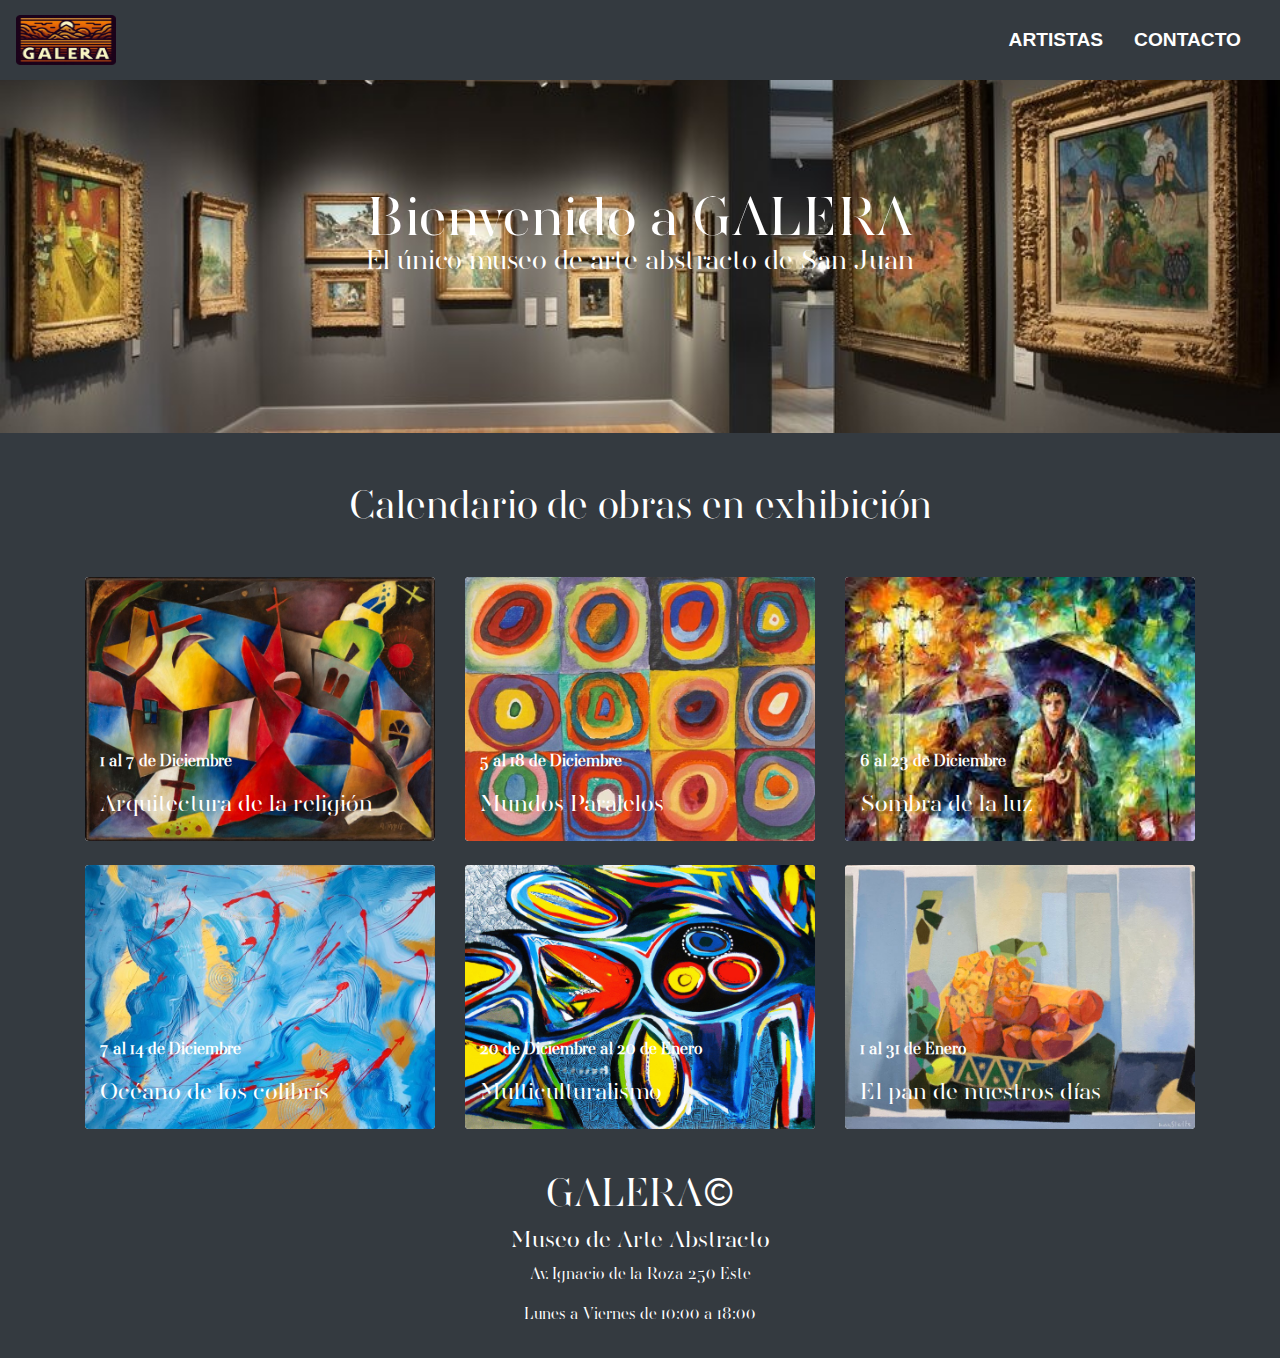
<file: index.html>
<!DOCTYPE html>
<html lang="es">
<head>
    <meta charset="UTF-8">
    <meta name="viewport" content="width=device-width, initial-scale=1, shrink-to-fit=no">
    <link rel="stylesheet" href="https://stackpath.bootstrapcdn.com/bootstrap/4.3.1/css/bootstrap.min.css">
    <link rel="stylesheet" href="style.css">

    <title>Actuales Obras en Exhibición - GALERA</title>

</head>
<body>

<!-- Barra de Navegación --> 
    <nav class="navbar navbar-expand-lg navbar-dark bg-dark fixed-top">
      <!-- Logo to the left -->   
      <a class="navbar-brand" href="#">
          <img src="logo.png" alt="Logo" width="100" height="50">
      </a>
  
      <button class="navbar-toggler" type="button" data-toggle="collapse" data-target="#navbarNav" aria-controls="navbarNav" aria-expanded="false" aria-label="Toggle navigation">
          <span class="navbar-toggler-icon"></span>
      </button>
  
      <div class="collapse navbar-collapse justify-content-end" id="navbarNav">
          <ul class="navbar-nav">
              <li class="nav-item">
                  <a class="nav-link" href="Artistas.html">ARTISTAS</a>
              </li>
              <li class="nav-item">
                  <a class="nav-link" href="contacto.html">CONTACTO</a>
              </li>
          </ul>
      </div>
  </nav>
  
    <!-- Contenido de la Página Principal (index.html) -->
    <section class="first-section text-center">
      <div class="banner">
          <img src="Banner Iniciio - copia.jpg" alt="Imagen de Inicio" class="img-fluid w-100">
      </div>
      <h2 class="banner-text display-4">Bienvenido a GALERA</h2>
      <h2 class="banner-text h3">El único museo de arte abstracto de San Juan</h2>
  </section>

<div class="mt-5" style="text-align: center;">
    <h1 style="color:white;">Calendario de obras en exhibición</h1>
</div>
<div class="container mt-5">
    <!-- Top Row -->
    <div class="row">
      <div class="col-md-4 mb-4">
        <div class="card" data-toggle="modal" data-target="#modal1">
          <img src="imagenCarta1.jpg" class="card-img" alt="Image 1">
          <div class="card-text">
            <p>1 al 7 de Diciembre</p>
            <h4>Arquitectura de la religión</h4>
          </div>
        </div>
      </div>
      <div class="col-md-4 mb-4">
        <div class="card" data-toggle="modal" data-target="#modal2">
          <img src="imagenCarta2.jpg" class="card-img" alt="Image 2">
          <div class="card-text">
            <p>5 al 18 de Diciembre</p>
            <h4>Mundos Paralelos</h4>
          </div>
        </div>
      </div>
      <div class="col-md-4 mb-4">
        <div class="card" data-toggle="modal" data-target="#modal3">
          <img src="imagenCarta3.jpeg" class="card-img" alt="Image 3">
          <div class="card-text">
            <p>6 al 23 de Diciembre</p>
            <h4>Sombra de la luz</h4>
          </div>
        </div>
      </div>
    </div>

    <!-- Bottom Row -->
    <div class="row">
      <div class="col-md-4 mb-4">
        <div class="card" data-toggle="modal" data-target="#modal4">
          <img src="imagenCarta4.jpg" class="card-img" alt="Image 4">
          <div class="card-text">
            <p>7 al 14 de Diciembre</p>
            <h4>Océano de los colibrís</h4>
          </div>
        </div>
      </div>
      <div class="col-md-4 mb-4">
        <div class="card" data-toggle="modal" data-target="#modal5">
          <img src="imagenCarta5.jpeg" class="card-img" alt="Image 5">
          <div class="card-text">
            <p>20 de Diciembre al 20 de Enero</p>
            <h4>Multiculturalismo</h4>
          </div>
        </div>
      </div>
      <div class="col-md-4 mb-4">
        <div class="card" data-toggle="modal" data-target="#modal6">
          <img src="imagenCarta6.jpg" class="card-img" alt="Image 6">
          <div class="card-text">
            <p>1 al 31 de Enero</p>
            <h4>El pan de nuestros días</h4>
          </div>
        </div>
      </div>
    </div>
  </div>

  <!-- ----------------------------------------Bootstrap Modal---------------------------------------------------- -->
  <div class="modal fade" id="modal1" tabindex="-1" role="dialog" aria-labelledby="exampleModalLabel" aria-hidden="true">
    <div class="modal-dialog" role="document">
      <div class="modal-content bg-dark">
        <div class="modal-header">
          <h5 class="modal-title" style="color: white;" id="exampleModalLabel">Arquitectura de la religión</h5>
          <button type="button" class="close" data-dismiss="modal" aria-label="Close">
            <span aria-hidden="true" style="color: white;">&times;</span>
          </button>
        </div>
        <div class="modal-body" style="color: white;">
          <p>Artista: Riri Aldrew</p>
        </div>
        <div class="modal-footer">
          <button type="button" class="btn btn-custom" data-dismiss="modal">CERRAR</button>
        </div>
      </div>
    </div>
  </div>

  <div class="modal fade" id="modal2" tabindex="-1" role="dialog" aria-labelledby="exampleModalLabel" aria-hidden="true">
    <div class="modal-dialog" role="document">
      <div class="modal-content bg-dark">
        <div class="modal-header">
          <h5 class="modal-title" style="color: white;" id="exampleModalLabel">Mundos Paralelos</h5>
          <button type="button" class="close" data-dismiss="modal" aria-label="Close">
            <span aria-hidden="true" style="color: white;">&times;</span>
          </button>
        </div>
        <div class="modal-body" style="color: white;">
          <p>Artista: Perry Poltrow</p>
        </div>
        <div class="modal-footer">
          <button type="button" class="btn btn-custom" data-dismiss="modal">CERRAR</button>
        </div>
      </div>
    </div>
  </div>

  <div class="modal fade" id="modal3" tabindex="-1" role="dialog" aria-labelledby="exampleModalLabel" aria-hidden="true">
    <div class="modal-dialog" role="document">
      <div class="modal-content bg-dark">
        <div class="modal-header">
          <h5 class="modal-title" style="color: white;" id="exampleModalLabel">Sombra de la luz</h5>
          <button type="button" class="close" data-dismiss="modal" aria-label="Close">
            <span aria-hidden="true" style="color: white;">&times;</span>
          </button>
        </div>
        <div class="modal-body" style="color: white;">
          <p>Artista: Ricky Santillani.</p>
        </div>
        <div class="modal-footer">
          <button type="button" class="btn btn-custom" data-dismiss="modal">CERRAR</button>
        </div>
      </div>
    </div>
  </div>

  <div class="modal fade" id="modal4" tabindex="-1" role="dialog" aria-labelledby="exampleModalLabel" aria-hidden="true">
    <div class="modal-dialog" role="document">
      <div class="modal-content bg-dark">
        <div class="modal-header">
          <h5 class="modal-title" style="color: white;" id="exampleModalLabel">Océano de los colibrís</h5>
          <button type="button" class="close" data-dismiss="modal" aria-label="Close">
            <span aria-hidden="true" style="color: white;">&times;</span>
          </button>
        </div>
        <div class="modal-body" style="color: white;">
          <p>Artista: Carol Eldrow</p>
        </div>
        <div class="modal-footer">
          <button type="button" class="btn btn-custom" data-dismiss="modal">CERRAR</button>
        </div>
      </div>
    </div>
  </div>

  <div class="modal fade" id="modal5" tabindex="-1" role="dialog" aria-labelledby="exampleModalLabel" aria-hidden="true">
    <div class="modal-dialog" role="document">
      <div class="modal-content bg-dark">
        <div class="modal-header">
          <h5 class="modal-title" style="color: white;" id="exampleModalLabel">Multiculturalismo</h5>
          <button type="button" class="close" data-dismiss="modal" aria-label="Close">
            <span aria-hidden="true" style="color: white;">&times;</span>
          </button>
        </div>
        <div class="modal-body" style="color: white;">
          <p>Artista: Gigi McKinsey</p>
        </div>
        <div class="modal-footer">
          <button type="button" class="btn btn-custom" data-dismiss="modal">CERRAR</button>
        </div>
      </div>
    </div>
  </div>

  <div class="modal fade" id="modal6" tabindex="-1" role="dialog" aria-labelledby="exampleModalLabel" aria-hidden="true">
    <div class="modal-dialog" role="document">
      <div class="modal-content bg-dark">
        <div class="modal-header">
          <h5 class="modal-title" style="color: white;" id="exampleModalLabel">El pan de nuestros dias</h5>
          <button type="button" class="close" data-dismiss="modal" aria-label="Close">
            <span aria-hidden="true" style="color: white;">&times;</span>
          </button>
        </div>
        <div class="modal-body" style="color: white;">
          <p>Artista: Luke Swanson</p>
        </div>
        <div class="modal-footer">
          <button type="button" class="btn btn-custom" data-dismiss="modal">CERRAR</button>
        </div>
      </div>
    </div>
  </div>

<!-------------------------------------------------------Bootstrap Modal---------------------------------------------------------->
 
    <!-- Footer -->
    <footer class="bg-dark text-white text-center py-3">
        <h1>GALERA&copy;</h1>
        <h4>Museo de Arte Abstracto</h4>
        <p>Av. Ignacio de la Roza 250 Este</p>
        <p>Lunes a Viernes de 10:00 a 18:00</p>
    </footer>

    <!-- Scripts de Bootstrap -->
    <script src="https://code.jquery.com/jquery-3.5.1.slim.min.js"></script>
    <script src="https://cdn.jsdelivr.net/npm/@popperjs/core@2.9.2/dist/umd/popper.min.js"></script>
    <script src="https://stackpath.bootstrapcdn.com/bootstrap/4.3.1/js/bootstrap.min.js"></script>
    
    <script>
        var prevScrollpos = window.pageYOffset;
        window.onscroll = function() {
          var currentScrollPos = window.pageYOffset;
          if (prevScrollpos > currentScrollPos) {
            document.querySelector(".navbar").style.top = "0";
          } else {
            document.querySelector(".navbar").style.top = "-80px";
          }
          prevScrollpos = currentScrollPos;
        }
    </script>

</body>
</html>
</file>
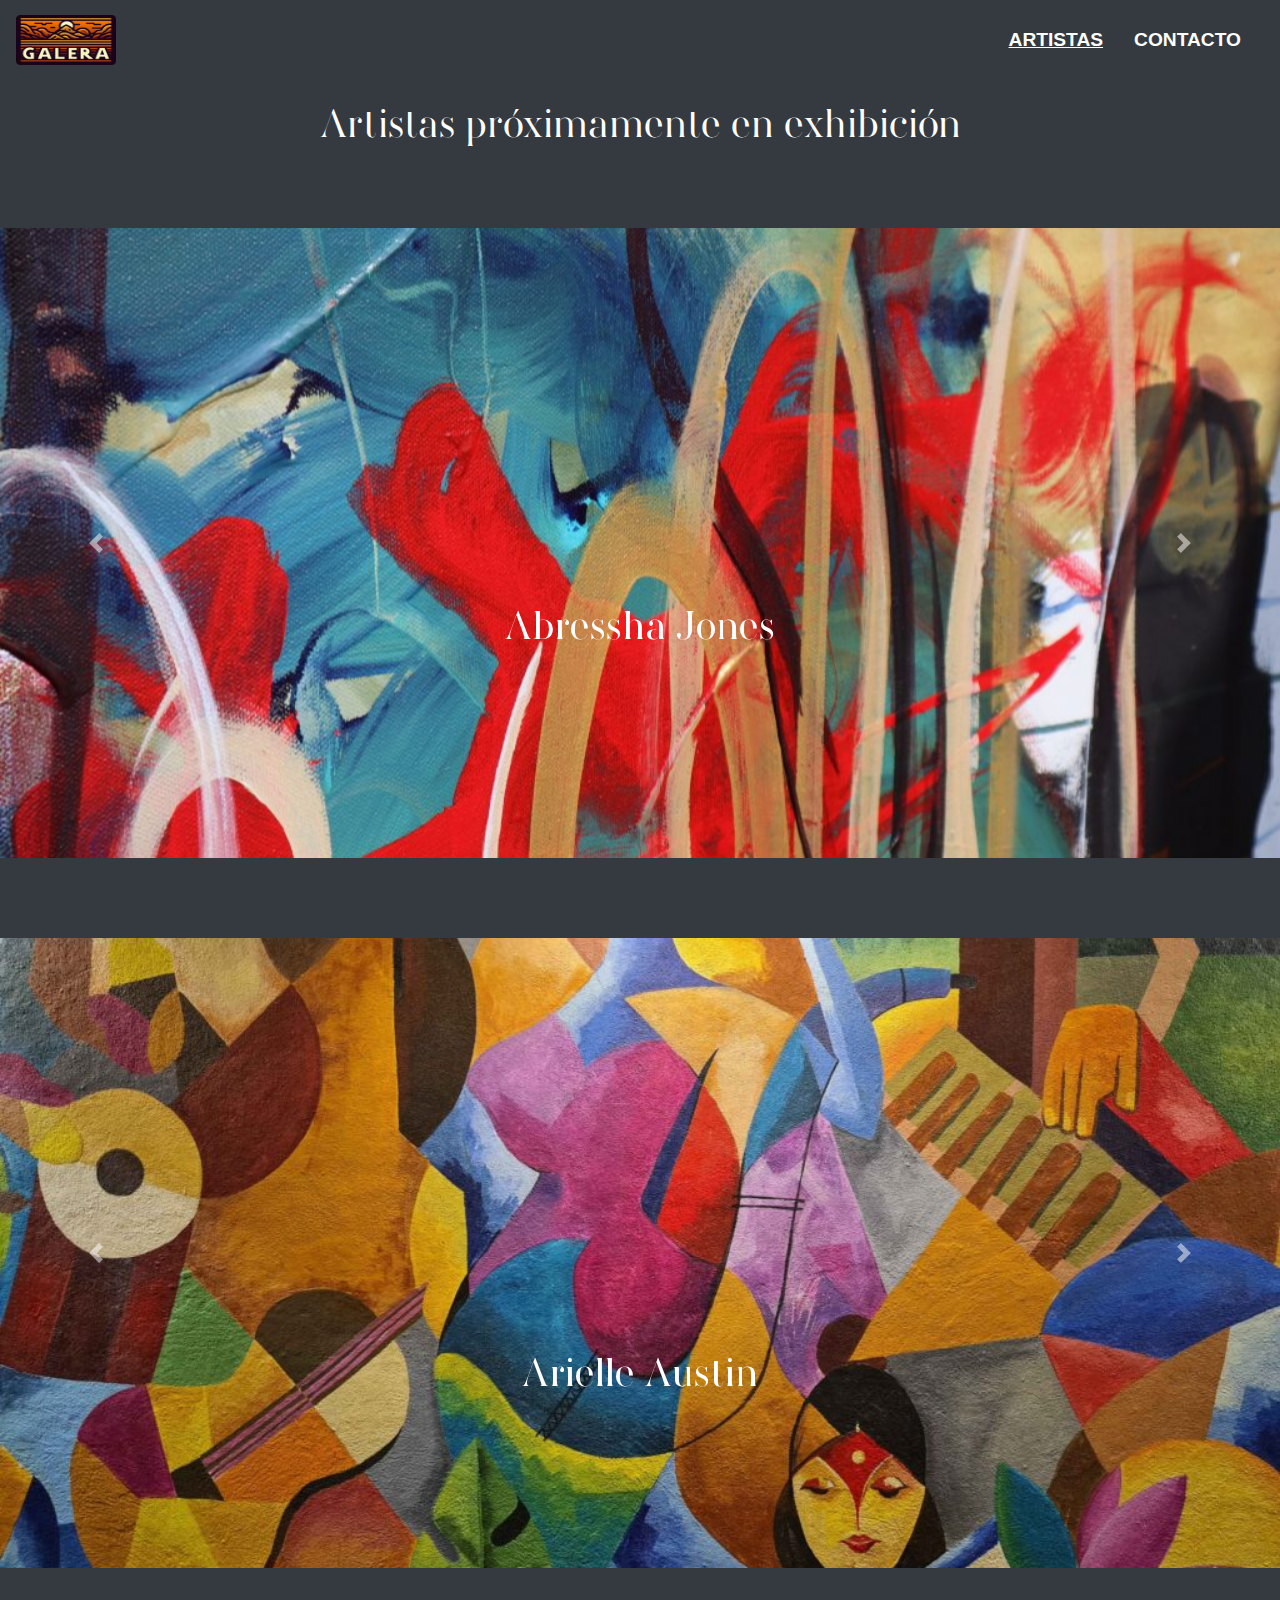
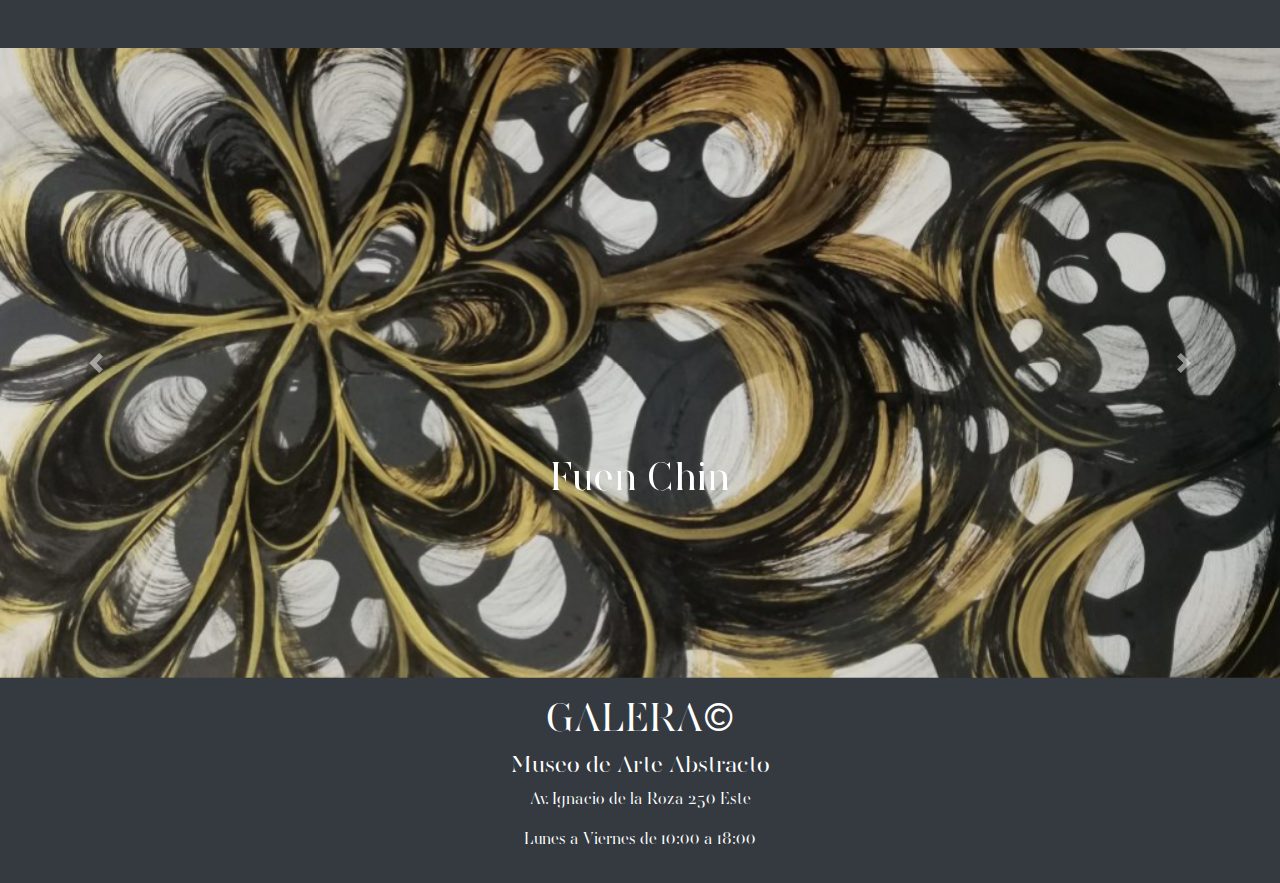
<file: Artistas.html>
<!DOCTYPE html>
<html lang="es">
<head>
    <meta charset="UTF-8">
    <meta name="viewport" content="width=device-width, initial-scale=1, shrink-to-fit=no">
    <link rel="stylesheet" href="https://stackpath.bootstrapcdn.com/bootstrap/4.3.1/css/bootstrap.min.css">
    <link rel="stylesheet" href="style.css">

    <title>Artistas - GALERA</title>

</head>
<body>

    <!-- Barra de Navegación -->
    <nav class="navbar navbar-expand-lg navbar-dark bg-dark fixed-top">
      <a class="navbar-brand" href="index.html">
          <img src="logo.png" alt="Logo" width="100" height="50">
      </a>
  
      <button class="navbar-toggler" type="button" data-toggle="collapse" data-target="#navbarNav" aria-controls="navbarNav" aria-expanded="false" aria-label="Toggle navigation">
          <span class="navbar-toggler-icon"></span>
      </button>
  
      <div class="collapse navbar-collapse justify-content-end" id="navbarNav">
          <ul class="navbar-nav">
              <li class="nav-item">
                  <a class="nav-link active" href="Artistas.html">ARTISTAS</a>
              </li>
              <li class="nav-item">
                  <a class="nav-link" href="contacto.html">CONTACTO</a>
              </li>
          </ul>
      </div>
  </nav>
  
    <div style="text-align: center; margin-top: 100px;">
        <h1 style="color: white;">Artistas próximamente en exhibición</h1>
    </div>
    
    <section class="carrusel-margen">
        <div id="carouselExample1" class="carousel slide" data-ride="carousel">
          <div class="carousel-inner">
            <div class="carousel-item active">
              <img src="AbreeshaJones1.jpg" class="d-block w-100" alt="...">
            </div>
            <div class="carousel-item">
              <img src="AbreeshaJones2.png" class="d-block w-100" alt="...">
            </div>
          </div>

          <a class="carousel-control-prev" href="#carouselExample1" role="button" data-slide="prev">
            <span class="carousel-control-prev-icon" aria-hidden="true"></span>
            <span class="sr-only">Anterior</span>
          </a>

          <a class="carousel-control-next" href="#carouselExample1" role="button" data-slide="next">
            <span class="carousel-control-next-icon" aria-hidden="true"></span>
            <span class="sr-only">Siguiente</span>
          </a>

        </div>
        <div class="artist-name" id="artist1">
          <h1>Abressha Jones</h1>
        </div>
      </section>
    
      <!-- Bootstrap Carrusel 2 -->
      <section class="carrusel-margen">
        <div id="carouselExample2" class="carousel slide" data-ride="carousel">
          <div class="carousel-inner">
            <div class="carousel-item active">
              <img src="ArielleAustin1.jpg" class="d-block w-100" alt="...">
            </div>
            <div class="carousel-item">
              <img src="ArielleAustin2.jpg" class="d-block w-100" alt="...">
            </div>
          </div>
          <a class="carousel-control-prev" href="#carouselExample2" role="button" data-slide="prev">
            <span class="carousel-control-prev-icon" aria-hidden="true"></span>
            <span class="sr-only">Anterior</span>
          </a>
          <a class="carousel-control-next" href="#carouselExample2" role="button" data-slide="next">
            <span class="carousel-control-next-icon" aria-hidden="true"></span>
            <span class="sr-only">Siguiente</span>
          </a>
        </div>
        <div class="artist-name" id="artist2">
          <h1>Arielle Austin</h1>
        </div>
      </section>

      <section class="carrusel-margen">
        <div id="carouselExample3" class="carousel slide" data-ride="carousel">
          <div class="carousel-inner">
            <div class="carousel-item active">
              <img src="FuenChin1.jpeg" class="d-block w-100" alt="...">
            </div>
            <div class="carousel-item">
              <img src="FuenChin2.png" class="d-block w-100" alt="...">
            </div>
          </div>
          <a class="carousel-control-prev" href="#carouselExample3" role="button" data-slide="prev">
            <span class="carousel-control-prev-icon" aria-hidden="true"></span>
            <span class="sr-only">Anterior</span>
          </a>
          <a class="carousel-control-next" href="#carouselExample3" role="button" data-slide="next">
            <span class="carousel-control-next-icon" aria-hidden="true"></span>
            <span class="sr-only">Siguiente</span>
          </a>
        </div>
        <div class="artist-name" id="artist3">
          <h1>Fuen Chin</h1>
        </div>
      </section>

    <!-- Footer -->
    <footer class="bg-dark text-white text-center py-3">
      <h1>GALERA&copy;</h1>
      <h4>Museo de Arte Abstracto</h4>
      <p>Av. Ignacio de la Roza 250 Este</p>
      <p>Lunes a Viernes de 10:00 a 18:00</p>
  </footer>

    <!-- Scripts de Bootstrap -->
    <script src="https://code.jquery.com/jquery-3.5.1.slim.min.js"></script>
    <script src="https://cdn.jsdelivr.net/npm/@popperjs/core@2.9.2/dist/umd/popper.min.js"></script>
    <script src="https://stackpath.bootstrapcdn.com/bootstrap/4.3.1/js/bootstrap.min.js"></script>
    
    <script>
        var prevScrollpos = window.pageYOffset;
        window.onscroll = function() {
          var currentScrollPos = window.pageYOffset;
          if (prevScrollpos > currentScrollPos) {
            document.querySelector(".navbar").style.top = "0";
          } else {
            document.querySelector(".navbar").style.top = "-80px";
          }
          prevScrollpos = currentScrollPos;
        }
    </script>

</body>
</html>
</file>
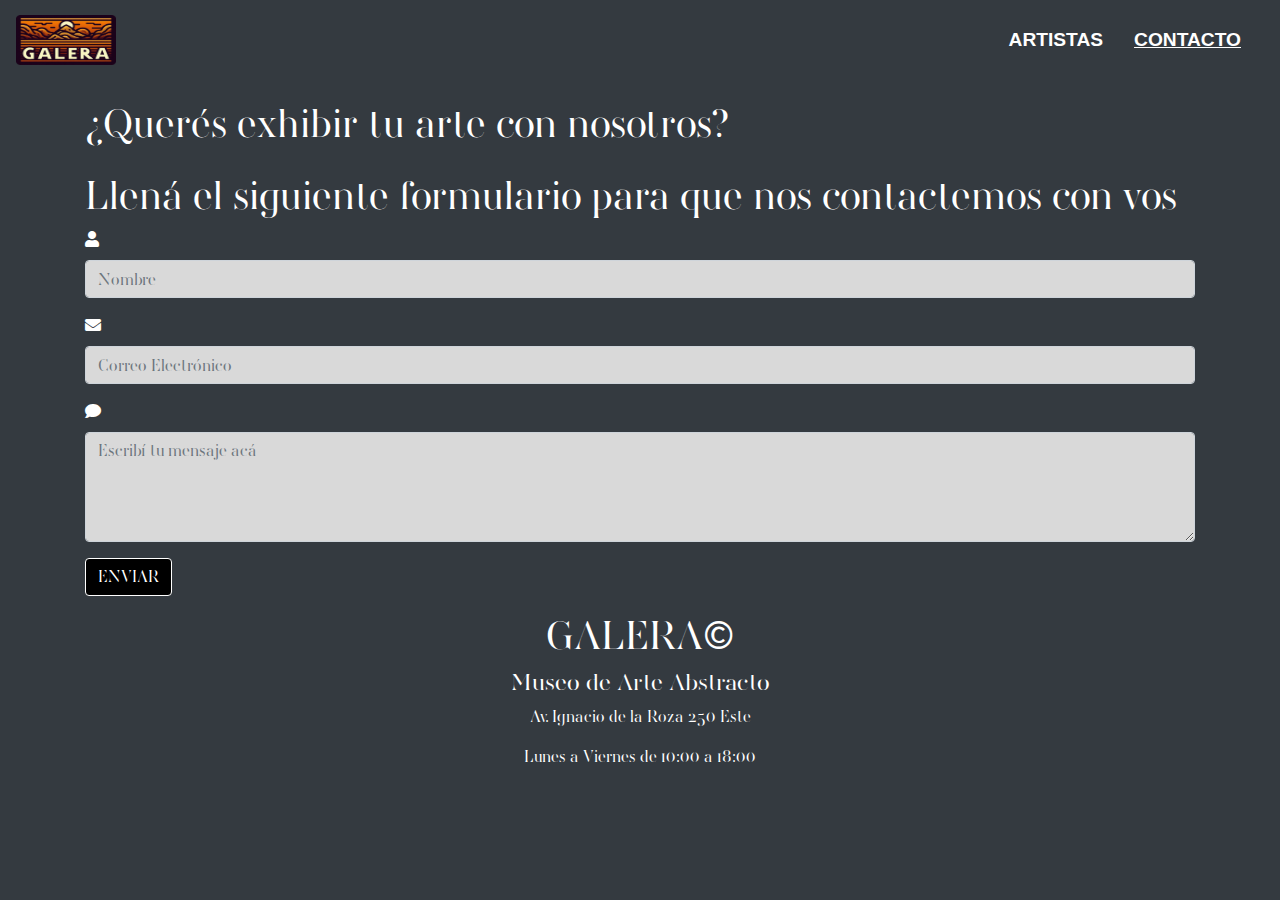
<file: contacto.html>
<!DOCTYPE html>
<html lang="es">
<head>
    <meta charset="UTF-8">
    <meta name="viewport" content="width=device-width, initial-scale=1, shrink-to-fit=no">
    <link rel="stylesheet" href="https://stackpath.bootstrapcdn.com/bootstrap/4.3.1/css/bootstrap.min.css">
    <link rel="stylesheet" href="https://cdnjs.cloudflare.com/ajax/libs/font-awesome/5.15.3/css/all.min.css">
    <link rel="stylesheet" href="style.css">



    <title>Contactate con GALERA</title>

</head>
<body>

    <!-- Barra de Navegación -->
    <nav class="navbar navbar-expand-lg navbar-dark bg-dark fixed-top"> 
        <a class="navbar-brand" href="index.html">
            <img src="logo.png" alt="Logo" width="100" height="50">
        </a>
    
        <button class="navbar-toggler" type="button" data-toggle="collapse" data-target="#navbarNav" aria-controls="navbarNav" aria-expanded="false" aria-label="Toggle navigation">
            <span class="navbar-toggler-icon"></span>
        </button>
    
        <div class="collapse navbar-collapse justify-content-end" id="navbarNav">
            <ul class="navbar-nav">
                <li class="nav-item">
                    <a class="nav-link" href="Artistas.html">ARTISTAS</a>
                </li>
                <li class="nav-item">
                    <a class="nav-link active " href="contacto.html">CONTACTO</a>
                </li>
            </ul>
        </div>
    </nav>
    

    
    <div class="container mt-5">
        <h1 style="margin-top: 100px; color: white;" class="mb-4">¿Querés exhibir tu arte con nosotros?</h1>
        <h1 style="color: white;">Llená el siguiente formulario para que nos contactemos con vos</h1>
    

        <form>
            <div class="form-group">
                <label for="name"><i class="fas fa-user" style="color: white;"></i></label>
                <input style="background-color: #D9D9D9;"  type="text" class="form-control" id="name" name="name" required placeholder="Nombre">
            </div>

            <div class="form-group">
                <label for="email"><i class="fas fa-envelope" style="color: white;"></i></label>
                <input style="background-color: #D9D9D9;" type="email" class="form-control" id="email" name="email" required placeholder="Correo Electrónico">
            </div>

            <div class="form-group">
                <label for="message"><i class="fas fa-comment" style="color: white;"></i></label>
                <textarea style="background-color: #D9D9D9;" class="form-control" id="message" name="message" rows="4" required placeholder="Escribí tu mensaje acá"></textarea>
            </div>

            <button type="submit" class="btn btn-custom">ENVIAR</button>
        </form>
    </div>


    <!-- Footer -->
    <footer class="bg-dark text-white text-center py-3">
        <h1>GALERA&copy;</h1>
        <h4>Museo de Arte Abstracto</h4>
        <p>Av. Ignacio de la Roza 250 Este</p>
        <p>Lunes a Viernes de 10:00 a 18:00</p>
    </footer>

    <!-- Scripts de Bootstrap -->
    <script src="https://code.jquery.com/jquery-3.5.1.slim.min.js"></script>
    <script src="https://cdn.jsdelivr.net/npm/@popperjs/core@2.9.2/dist/umd/popper.min.js"></script>
    <script src="https://stackpath.bootstrapcdn.com/bootstrap/4.3.1/js/bootstrap.min.js"></script>
    
    <script>
        var prevScrollpos = window.pageYOffset;
        window.onscroll = function() {
          var currentScrollPos = window.pageYOffset;
          if (prevScrollpos > currentScrollPos) {
            document.querySelector(".navbar").style.top = "0";
          } else {
            document.querySelector(".navbar").style.top = "-80px"; 
          }
          prevScrollpos = currentScrollPos;
        }
    </script>

</body>
</html>
</file>
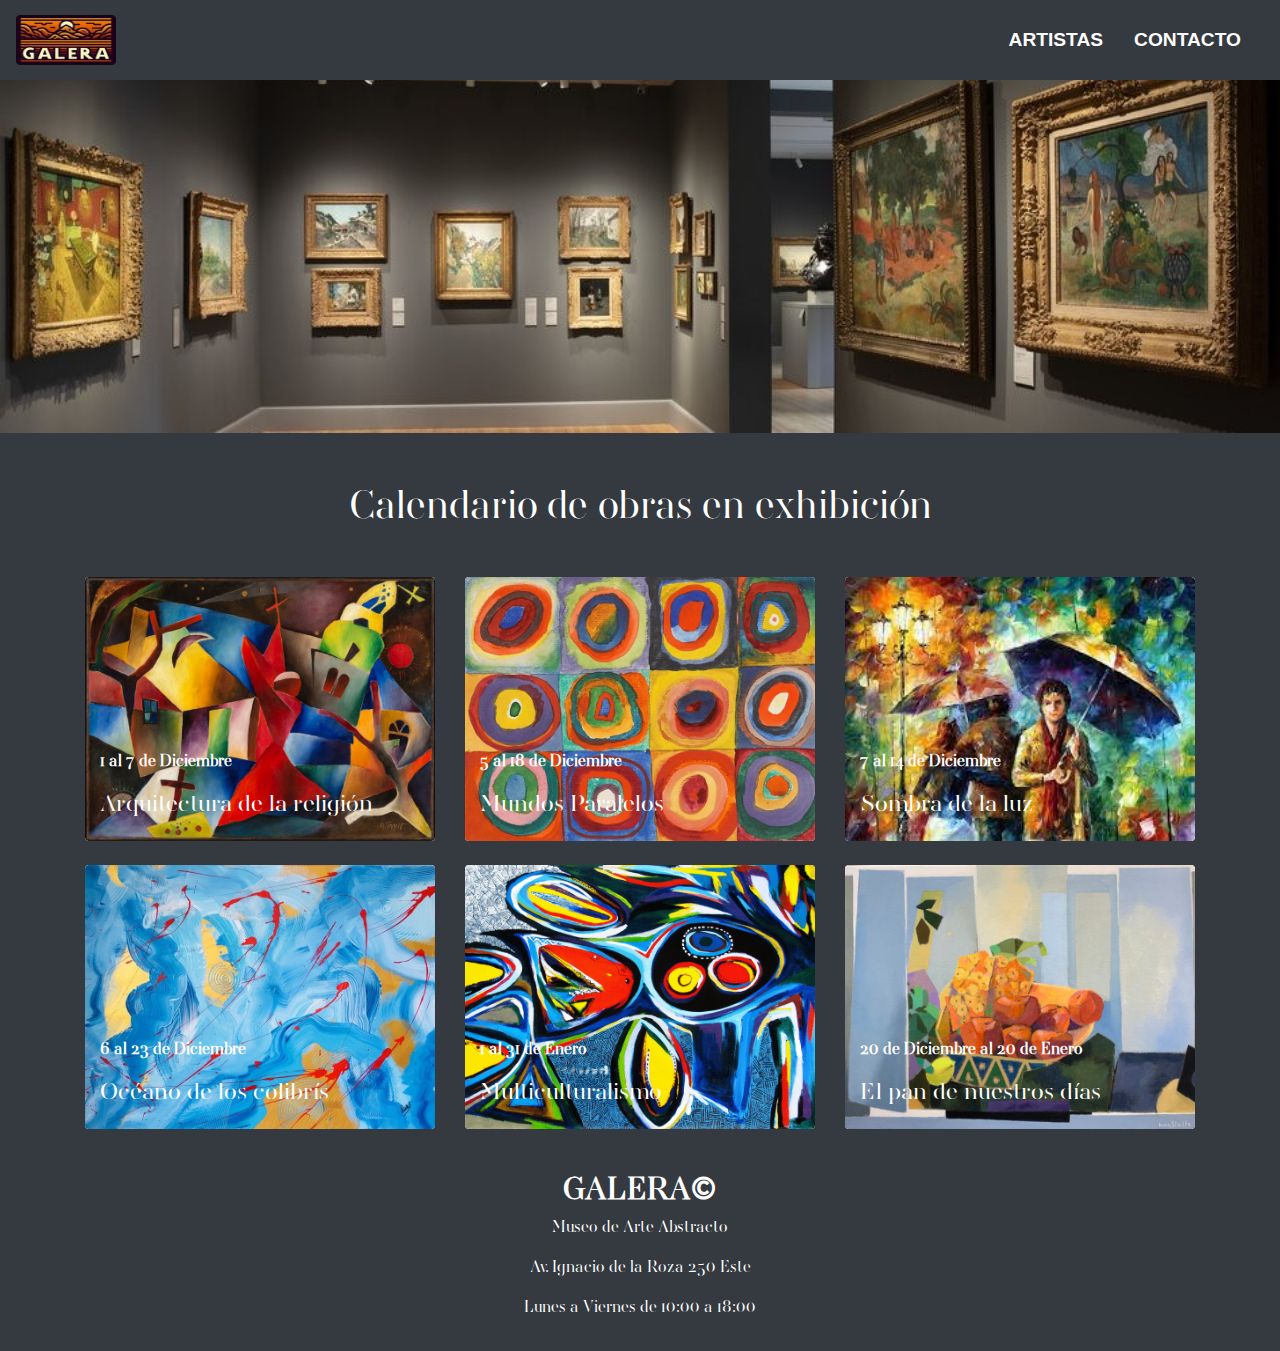
<file: IntegradorTest.html>
<!DOCTYPE html>
<html lang="es">
<head>
    <meta charset="UTF-8">
    <meta name="viewport" content="width=device-width, initial-scale=1, shrink-to-fit=no">
    <link rel="stylesheet" href="https://stackpath.bootstrapcdn.com/bootstrap/4.3.1/css/bootstrap.min.css">
    <link rel="stylesheet" href="style.css">

    <title>Actuales Obras en Exhibición - GALERA</title>

</head>
<body>

    <!-- Barra de Navegación -->
    <nav class="navbar navbar-expand-lg navbar-dark bg-dark fixed-top">
      <!-- Logo to the left -->   
      <a class="navbar-brand" href="#">
          <img src="logo.png" alt="Logo" width="100" height="50">
      </a>
  
      <!-- Navbar toggle button for small screens -->
      <button class="navbar-toggler" type="button" data-toggle="collapse" data-target="#navbarNav" aria-controls="navbarNav" aria-expanded="false" aria-label="Toggle navigation">
          <span class="navbar-toggler-icon"></span>
      </button>
  
      <!-- Navbar items aligned to the right -->
      <div class="collapse navbar-collapse justify-content-end" id="navbarNav">
          <ul class="navbar-nav">
              <li class="nav-item">
                  <a class="nav-link" href="Artistas.html">ARTISTAS</a>
              </li>
              <li class="nav-item">
                  <a class="nav-link" href="contacto.html">CONTACTO</a>
              </li>
          </ul>
      </div>
  </nav>
  
  
    

    <!-- Contenido de la Página Principal (index.html) -->
<!-- First Section with Image and Text -->
<section class="first-section position-relative">
    <div class="banner">
        <img src="Banner Iniciio - copia.jpg" alt="First Section Image" class="img-fluid w-100">
    </div>
    <!-- Texts -->
    <!--<div class="texto text-container text-white text-center position-absolute top-50 start-50 translate-middle">
        <h2 class="display-3">CREEMOS</h2>
        <p class="display-4">QUE EL ARTE ENRIQUECE AL MUNDO</p>
    </div> -->
</section>
<div class="mt-5" style="text-align: center;">
    <h1 style="color:white;">Calendario de obras en exhibición</h1>
</div>
<div class="container mt-5">
    <!-- Top Row -->
    <div class="row">
      <div class="col-md-4 mb-4">
        <div class="card" data-toggle="modal" data-target="#modal1">
          <img src="imagenCarta1.jpg" class="card-img" alt="Image 1">
          <div class="card-text">
            <p>1 al 7 de Diciembre</p>
            <h4>Arquitectura de la religión</h4>
          </div>
        </div>
      </div>
      <div class="col-md-4 mb-4">
        <div class="card" data-toggle="modal" data-target="#modal2">
          <img src="imagenCarta2.jpg" class="card-img" alt="Image 2">
          <div class="card-text">
            <p>5 al 18 de Diciembre</p>
            <h4>Mundos Paralelos</h4>
          </div>
        </div>
      </div>
      <div class="col-md-4 mb-4">
        <div class="card" data-toggle="modal" data-target="#modal3">
          <img src="imagenCarta3.jpeg" class="card-img" alt="Image 3">
          <div class="card-text">
            <p>7 al 14 de Diciembre</p>
            <h4>Sombra de la luz</h4>
          </div>
        </div>
      </div>
    </div>

    <!-- Bottom Row -->
    <div class="row">
      <div class="col-md-4 mb-4">
        <div class="card" data-toggle="modal" data-target="#modal4">
          <img src="imagenCarta4.jpg" class="card-img" alt="Image 4">
          <div class="card-text">
            <p>6 al 23 de Diciembre</p>
            <h4>Océano de los colibrís</h4>
          </div>
        </div>
      </div>
      <div class="col-md-4 mb-4">
        <div class="card" data-toggle="modal" data-target="#modal5">
          <img src="imagenCarta5.jpeg" class="card-img" alt="Image 5">
          <div class="card-text">
            <p>1 al 31 de Enero</p>
            <h4>Multiculturalismo</h4>
          </div>
        </div>
      </div>
      <div class="col-md-4 mb-4">
        <div class="card" data-toggle="modal" data-target="#modal6">
          <img src="imagenCarta6.jpg" class="card-img" alt="Image 6">
          <div class="card-text">
            <p>20 de Diciembre al 20 de Enero</p>
            <h4>El pan de nuestros días</h4>
          </div>
        </div>
      </div>
    </div>
  </div>

  <!-- ----------------------------------------Bootstrap Modals---------------------------------------------------- -->
  <div class="modal fade" id="modal1" tabindex="-1" role="dialog" aria-labelledby="exampleModalLabel" aria-hidden="true">
    <div class="modal-dialog" role="document">
      <div class="modal-content bg-dark">
        <div class="modal-header">
          <h5 class="modal-title" style="color: white;" id="exampleModalLabel">Arquitectura de la religión</h5>
          <button type="button" class="close" data-dismiss="modal" aria-label="Close">
            <span aria-hidden="true" style="color: white;">&times;</span>
          </button>
        </div>
        <div class="modal-body" style="color: white;">
          <p>Artista: Riri Aldrew</p>
        </div>
        <div class="modal-footer">
          <button type="button" class="btn btn-custom" data-dismiss="modal">Cerrar</button>
        </div>
      </div>
    </div>
  </div>

  <div class="modal fade" id="modal2" tabindex="-1" role="dialog" aria-labelledby="exampleModalLabel" aria-hidden="true">
    <div class="modal-dialog" role="document">
      <div class="modal-content bg-dark">
        <div class="modal-header">
          <h5 class="modal-title" style="color: white;" id="exampleModalLabel">Mundos Paralelos</h5>
          <button type="button" class="close" data-dismiss="modal" aria-label="Close">
            <span aria-hidden="true" style="color: white;">&times;</span>
          </button>
        </div>
        <div class="modal-body" style="color: white;">
          <p>Artista: Perry Poltrow</p>
        </div>
        <div class="modal-footer">
          <button type="button" class="btn btn-custom" data-dismiss="modal">Cerrar</button>
        </div>
      </div>
    </div>
  </div>

  <div class="modal fade" id="modal3" tabindex="-1" role="dialog" aria-labelledby="exampleModalLabel" aria-hidden="true">
    <div class="modal-dialog" role="document">
      <div class="modal-content bg-dark">
        <div class="modal-header">
          <h5 class="modal-title" style="color: white;" id="exampleModalLabel">Sombra de la luz</h5>
          <button type="button" class="close" data-dismiss="modal" aria-label="Close">
            <span aria-hidden="true" style="color: white;">&times;</span>
          </button>
        </div>
        <div class="modal-body" style="color: white;">
          <p>Artista: Ricky Santillani.</p>
        </div>
        <div class="modal-footer">
          <button type="button" class="btn btn-custom" data-dismiss="modal">Cerrar</button>
        </div>
      </div>
    </div>
  </div>

  <div class="modal fade" id="modal4" tabindex="-1" role="dialog" aria-labelledby="exampleModalLabel" aria-hidden="true">
    <div class="modal-dialog" role="document">
      <div class="modal-content bg-dark">
        <div class="modal-header">
          <h5 class="modal-title" style="color: white;" id="exampleModalLabel">Océano de los colibrís</h5>
          <button type="button" class="close" data-dismiss="modal" aria-label="Close">
            <span aria-hidden="true" style="color: white;">&times;</span>
          </button>
        </div>
        <div class="modal-body" style="color: white;">
          <p>Artista: Carol Eldrow</p>
        </div>
        <div class="modal-footer">
          <button type="button" class="btn btn-custom" data-dismiss="modal">Cerrar</button>
        </div>
      </div>
    </div>
  </div>

  <div class="modal fade" id="modal5" tabindex="-1" role="dialog" aria-labelledby="exampleModalLabel" aria-hidden="true">
    <div class="modal-dialog" role="document">
      <div class="modal-content bg-dark">
        <div class="modal-header">
          <h5 class="modal-title" style="color: white;" id="exampleModalLabel">Multiculturalismo</h5>
          <button type="button" class="close" data-dismiss="modal" aria-label="Close">
            <span aria-hidden="true" style="color: white;">&times;</span>
          </button>
        </div>
        <div class="modal-body" style="color: white;">
          <p>Artista: Gigi McKinsey</p>
        </div>
        <div class="modal-footer">
          <button type="button" class="btn btn-custom" data-dismiss="modal">Cerrar</button>
        </div>
      </div>
    </div>
  </div>

  <div class="modal fade" id="modal6" tabindex="-1" role="dialog" aria-labelledby="exampleModalLabel" aria-hidden="true">
    <div class="modal-dialog" role="document">
      <div class="modal-content bg-dark">
        <div class="modal-header">
          <h5 class="modal-title" style="color: white;" id="exampleModalLabel">El pan de nuestros dias</h5>
          <button type="button" class="close" data-dismiss="modal" aria-label="Close">
            <span aria-hidden="true" style="color: white;">&times;</span>
          </button>
        </div>
        <div class="modal-body" style="color: white;">
          <p>Artista: Luke Swanson</p>
        </div>
        <div class="modal-footer">
          <button type="button" class="btn btn-custom" data-dismiss="modal">Cerrar</button>
        </div>
      </div>
    </div>
  </div>

<!----------------------------------------------------------------------------------------------------------------->
    <!-- Modal -->
    <div class="modal fade" id="exampleModal" tabindex="-1" role="dialog" aria-labelledby="exampleModalLabel" aria-hidden="true">
        <div class="modal-dialog" role="document">
            <div class="modal-content">
                <div class="modal-header">
                    <h4 class="modal-title" style="color: white;" id="exampleModalLabel">Detalles de la Obra</h4>
                    <button type="button" class="close" data-dismiss="modal" aria-label="Close">
                        <span aria-hidden="true" style="color: white;">&times;</span>
                    </button>
                </div>
                <div class="modal-body" style="color: white;">
                    <p>Detalles específicos de la obra seleccionada.</p>
                    <!-- Puedes agregar más contenido aquí -->
                </div>
                <div class="modal-footer">
                    <button type="button" class="btn btn-secondary" data-dismiss="modal">Cerrar</button>
                    <button type="button" class="btn btn-primary">Guardar cambios</button>
                </div>
            </div>
        </div>
    </div>

    <!-- Footer -->
    <!-- Footer -->
    <footer class="bg-dark text-white text-center py-3">
        <h2><strong>GALERA&copy;</strong></h2>
        <p>Museo de Arte Abstracto</p>
        <p>Av. Ignacio de la Roza 250 Este</p>
        <p>Lunes a Viernes de 10:00 a 18:00</p>
    </footer>

    <!-- Scripts de Bootstrap -->
    <script src="https://code.jquery.com/jquery-3.5.1.slim.min.js"></script>
    <script src="https://cdn.jsdelivr.net/npm/@popperjs/core@2.9.2/dist/umd/popper.min.js"></script>
    <script src="https://stackpath.bootstrapcdn.com/bootstrap/4.3.1/js/bootstrap.min.js"></script>
    
    <script>
        // Script to handle the navbar hide/show on scroll
        var prevScrollpos = window.pageYOffset;
        window.onscroll = function() {
          var currentScrollPos = window.pageYOffset;
          if (prevScrollpos > currentScrollPos) {
            document.querySelector(".navbar").style.top = "0";
          } else {
            document.querySelector(".navbar").style.top = "-80px"; // Adjust the value based on your navbar height
          }
          prevScrollpos = currentScrollPos;
        }
    </script>

</body>
</html>
</file>
<file: style.css>
@font-face {
    font-family: 'AWConquerorDidot';
    src: url('AWConquerorDidot-Light.ttf') format('truetype');
  }

.navbar-nav .nav-item {
    margin-right: 15px; 
    font-size: 120%;
}
    .active{
        text-decoration: underline;
    }


.navbar {
    min-height: 80px;
    transition: top 0.1s ease-in-out;
    font-family: 'Poppins', sans-serif !important;
}

@media (max-width: 768px) {
    .navbar {
        min-height: auto;
    }
   
}

@media only screen and (max-width: 767px) {
  .banner-text.h3 {
      top: 80%; /* Adjust the top value for smaller screens */
  }
}

body {
    font-family: 'AWConquerorDidot', sans-serif;
    background-color: #343A40;
  }

.nav-link {
    color: white !important;
    font-weight: bold;
}

.card {
    position: relative;
    overflow: hidden;
    cursor: pointer;
    transition: opacity 0.3s;
    border: none;

  }
  .card:hover{
    opacity: 0.8;
  }

  .card img {
    width: 100%;
    height: auto;
  }

  .card-text {
    position: absolute;
    bottom: 0;
    left: 0;
    padding: 15px;
    width: 100%;
    color: white;
   font-weight: bold;
  }

.carrusel-margen{
    margin-top: 80px;
}


.carousel-inner {
    overflow: hidden;
  }

  .carousel-item {
    position: relative;
  }

  .carousel-item img {
    object-fit: cover; 
    width: 100%; 
    height: 70vh; 
  }

  .artist-name {
    position: absolute;
    text-align: center;
    color: white;
    font-size: 2em; 
    z-index: 1; 
  }

  #artist1 {
    top: 70%;
    left: 50%;
    transform: translate(-50%, -50%);
  }

  #artist2 {
    top: 153%; 
    left: 50%;
    transform: translate(-50%, -50%);
  }
  #artist3 {
    top: 225%; 
    left: 50%;
    transform: translate(-50%, 50%);
  }


    .btn-custom {
        background-color: black;
        color: white;
        border: 1px solid white;
    }
    .btn-custom:hover {
        background-color: grey;
    }

    .first-section{
      position: relative;
      justify-content: center;
      color: white;
    }
    .banner-text {
      position: absolute;
      top: 50%;
      left: 50%;
      transform: translate(-50%, -50%);
      width: 100%;
      text-align: center;
  }
  
  .banner-text.h3 {
      top: 60%; 
  }
</file>
